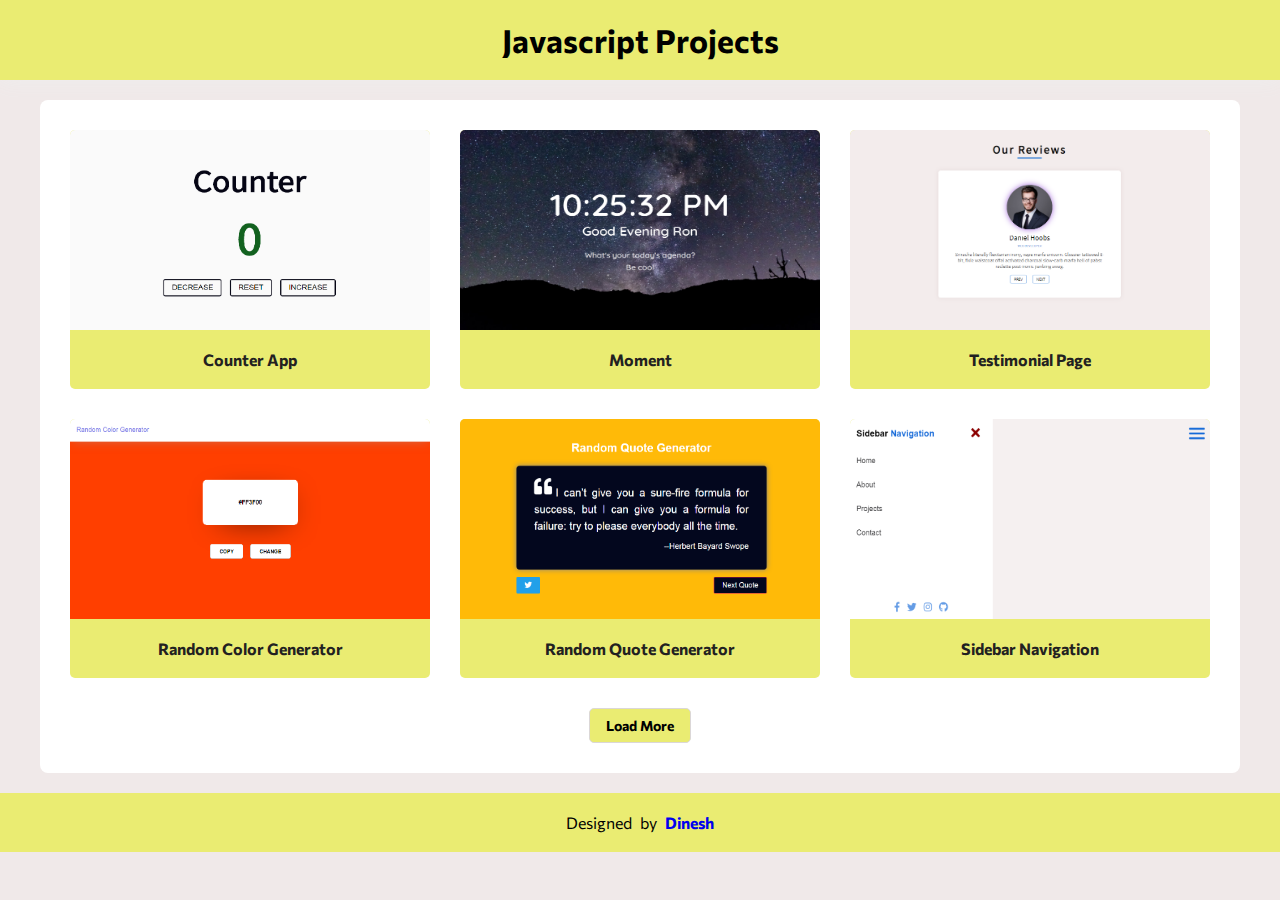
<file: index.html>
<!DOCTYPE html>
<html lang="en">

<head>
    <meta charset="UTF-8">
    <meta name="viewport" content="width=device-width, initial-scale=1.0">
    <title>Javascript Projects</title>
    <link href="https://fonts.googleapis.com/css2?family=Commissioner&display=swap" rel="stylesheet">
    <script src="https://ajax.googleapis.com/ajax/libs/jquery/3.5.1/jquery.min.js"></script>
    <link rel="stylesheet" href="styles.css">
</head>

<body>
    <header>
        <h1>Javascript Projects</h1>
    </header>
    <div class="projects">
        <div class="projects__container">
            <div class="project__item">
                <a href="Counter_App/index.html" target="_blank">
                    <div class="project__image">
                        <img src="imgs/counter.png">
                    </div>
                    <div class="project__name">
                        Counter App
                    </div>
                </a>
            </div>
            <div class="project__item">
                <a href="Moment/index.html" target="_blank">
                    <div class="project__image">
                        <img src="imgs/moment.png">
                    </div>
                    <div class="project__name">
                        Moment
                    </div>
                </a>
            </div>
            <div class="project__item">
                <a href="Testimonial/index.html" target="_blank">
                    <div class="project__image">
                        <img src="imgs/testimonial.png">
                    </div>
                    <div class="project__name">
                        Testimonial Page
                    </div>
                </a>
            </div>
            <div class="project__item">
                <a href="Color_Generator/index.html" target="_blank">
                    <div class="project__image">
                        <img src="imgs/color.png">
                    </div>
                    <div class="project__name">
                        Random Color Generator
                    </div>
                </a>
            </div>
            <div class="project__item">
                <a href="Quotes_Generator/index.html" target="_blank">
                    <div class="project__image">
                        <img src="imgs/quote.png">
                    </div>
                    <div class="project__name">
                        Random Quote Generator
                    </div>
                </a>
            </div>
            <div class="project__item">
                <a href="Sidebar/index.html" target="_blank">
                    <div class="project__image">
                        <img src="imgs/sidebar.png">
                    </div>
                    <div class="project__name">
                        Sidebar Navigation
                    </div>
                </a>
            </div>
            <div class="project__item">
                <a href="Rock-Paper-scissior/index.html" target="_blank">
                    <div class="project__image">
                        <img src="imgs/game.png">
                    </div>
                    <div class="project__name">
                        Rock Paper Scissor Game
                    </div>
                </a>
            </div>
            <div class="project__item">
                <a href="Social-Dashboard/index.html" target="_blank">
                    <div class="project__image">
                        <img src="imgs/social-dashboard.png">
                    </div>
                    <div class="project__name">
                        Social Dashboard (dark theme)
                    </div>
                </a>
            </div>
            <div class="project__item">
                <a href="Digital Clock/index.html" target="_blank">
                    <div class="project__image">
                        <img src="imgs/digital.png">
                    </div>
                    <div class="project__name">
                        Digital Clock
                    </div>
                </a>
            </div>
            <div class="project__item">
                <a href="LiveSearch/index.html" target="_blank">
                    <div class="project__image">
                        <img src="imgs/livesearch.png">
                    </div>
                    <div class="project__name">
                        Live User Filter
                    </div>
                </a>
            </div>
        </div>
        <button class="load">
            Load More
        </button>
    </div>
    <footer>
        Designed by <a href="https://github.com/DineshRout779">Dinesh</a>
    </footer>
    <script src="app.js"></script>
</body>

</html>
</file>
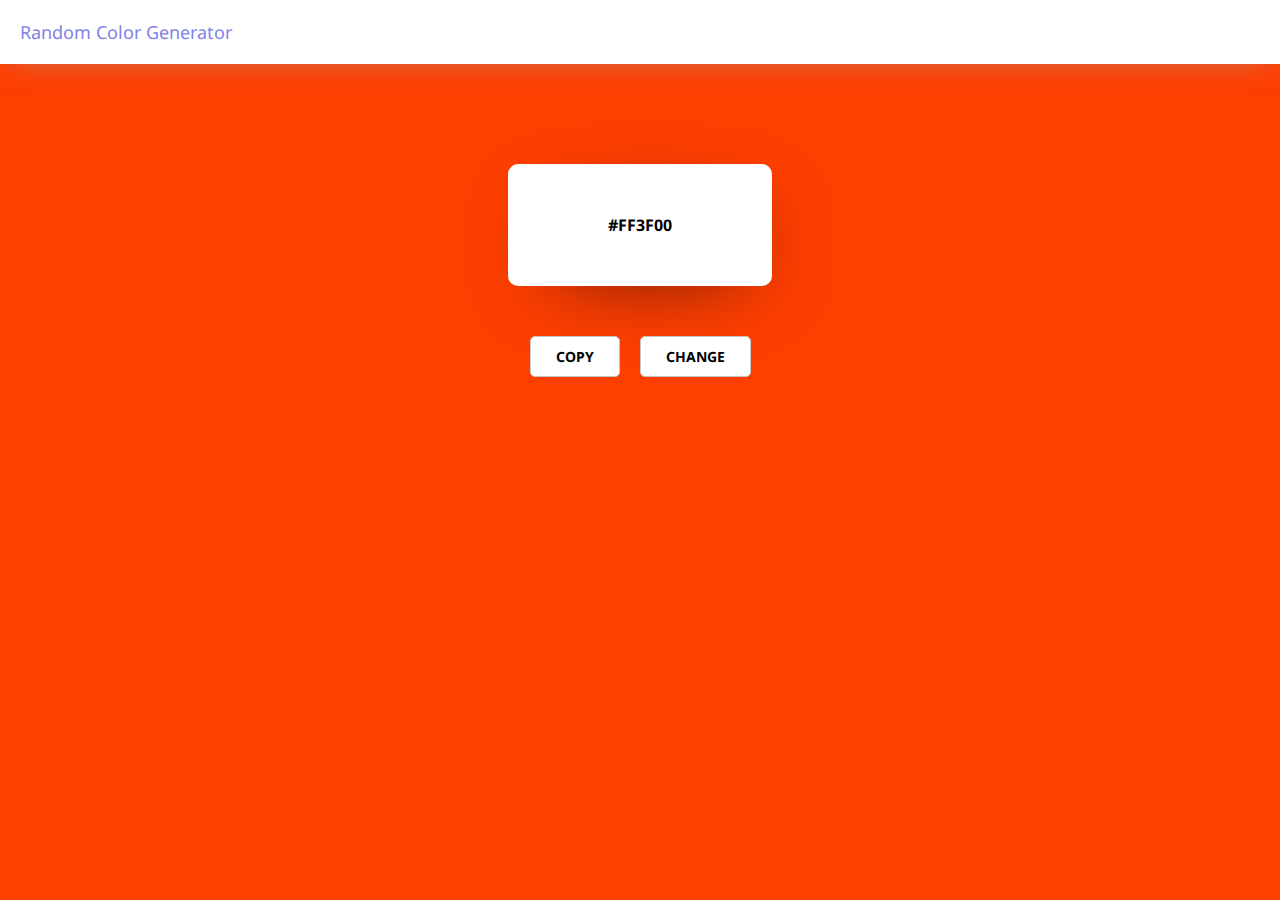
<file: Color_Generator/index.html>
<!DOCTYPE html>
<html lang="en">

<head>
    <meta charset="UTF-8">
    <meta name="viewport" content="width=device-width, initial-scale=1.0">
    <title>Color Generator</title>
    <link href="https://fonts.googleapis.com/css2?family=Noto+Sans&display=swap" rel="stylesheet">
    <link rel="stylesheet" href="styles.css">
</head>

<body>

    <header>
        <span class="title">Random Color Generator</span>
    </header>
    <div class="app">
        <div class="color">
            <div class="hex"></div>
        </div>

        <div class="actions">
            <button class="copy">COPY</button>
            <button class="next">CHANGE</button>
        </div>
    </div>

    <script src="hex.js"></script>
    <script src="script.js"></script>
</body>

</html>
</file>
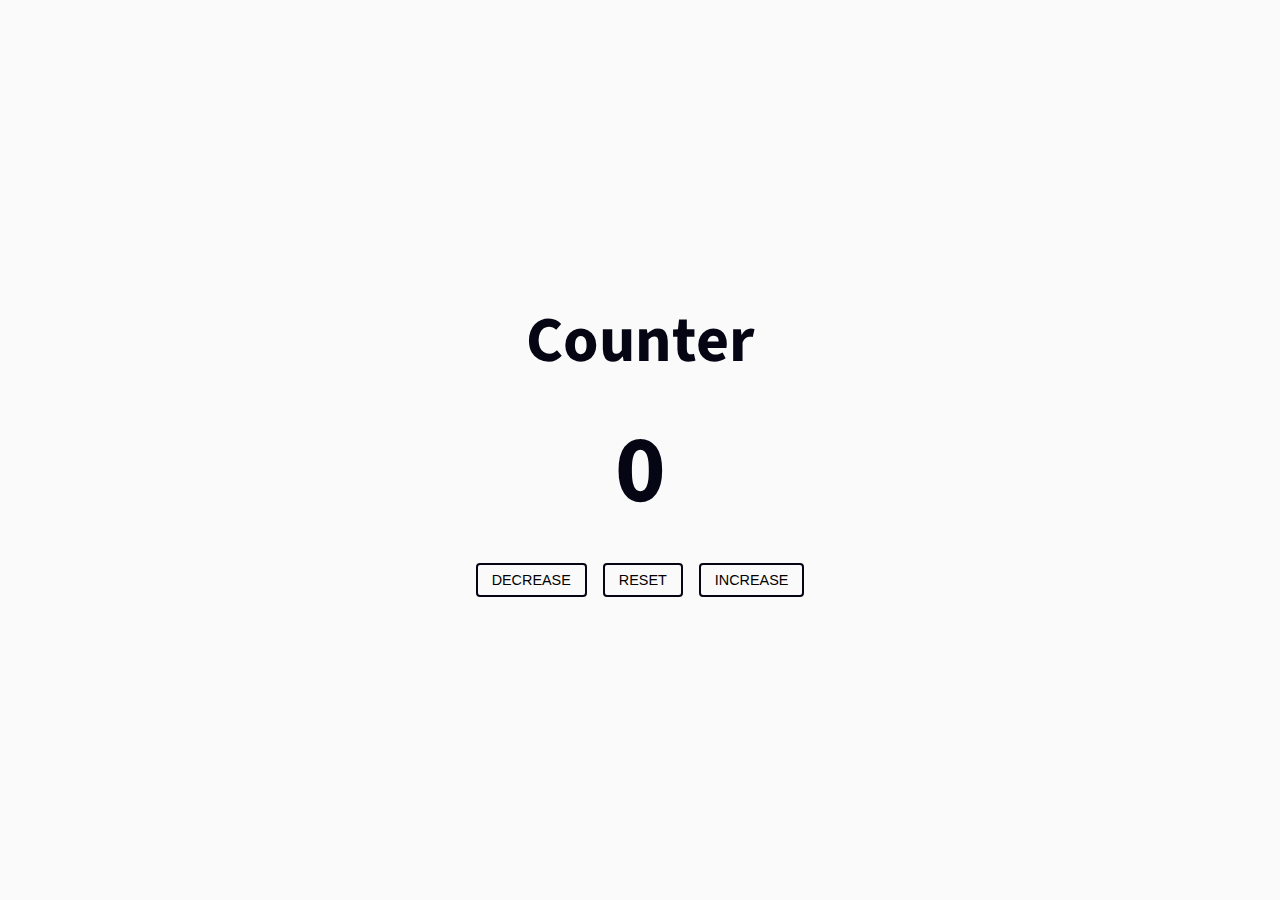
<file: Counter_App/index.html>
<!DOCTYPE html>
<html lang="en">
<head>
    <meta charset="UTF-8">
    <meta name="viewport" content="width=device-width, initial-scale=1.0">
    <title>Counter App</title>
    <link rel="stylesheet" href="styles.css">
</head>
<body>
    <div class="container">
        <h1>Counter</h1>
        <span class="num"></span>
        <div class="btn-container">
            <button class="btn decrease">DECREASE</button>
            <button class="btn reset">RESET</button>
            <button class="btn increase">INCREASE</button>
        </div>
    </div>
    <script src="app.js"></script>
</body>
</html>
</file>
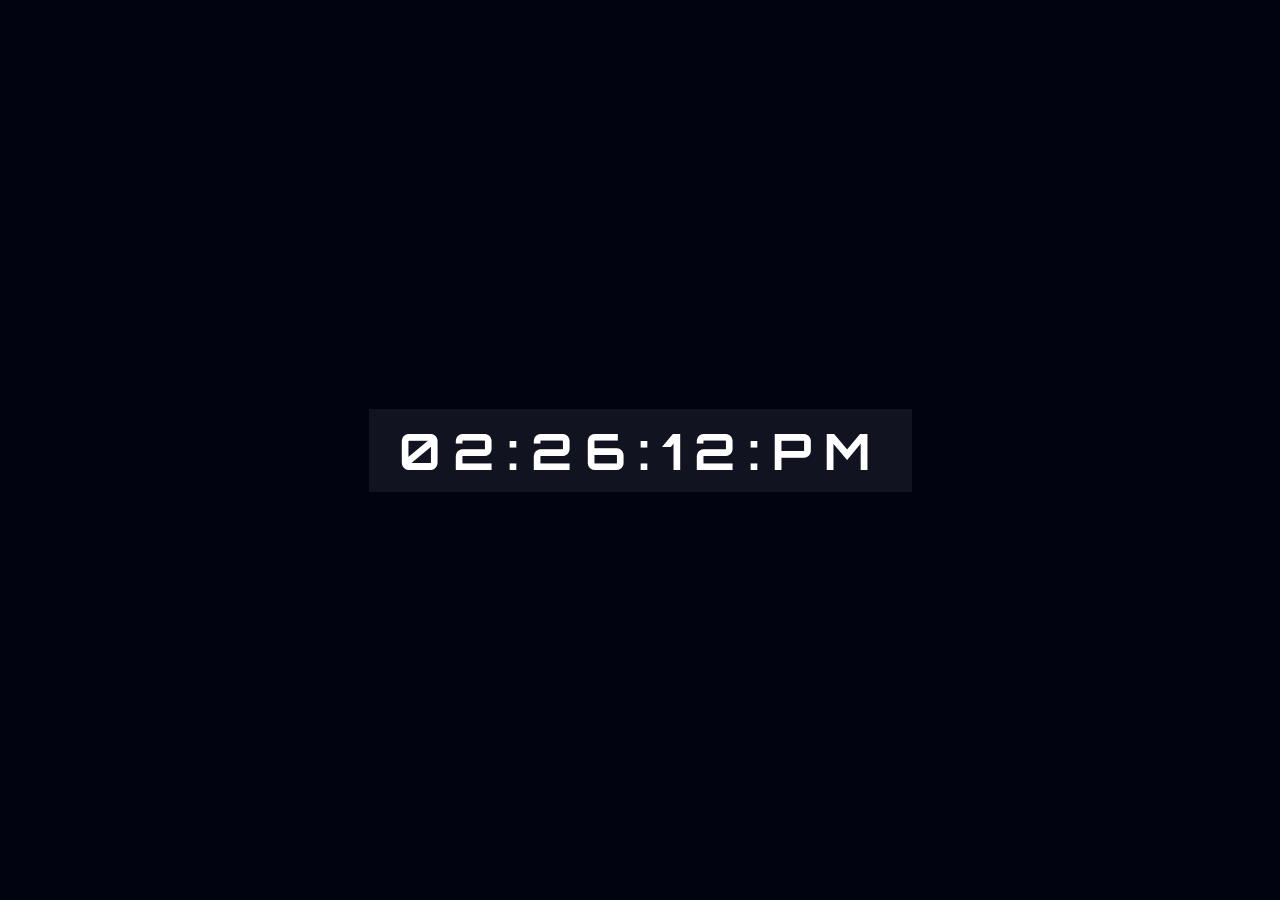
<file: Digital Clock/index.html>
<!DOCTYPE html>
<html lang="en">
<head>
    <meta charset="UTF-8">
    <meta name="viewport" content="width=device-width, initial-scale=1.0">
    <title>Digital Clock</title>
    <link href="https://fonts.googleapis.com/css2?family=Exo+2:wght@400;500&family=Orbitron&display=swap" rel="stylesheet">
    <link rel="stylesheet" href="styles.css">
</head>
<body>
    <div class="clock">
        
    </div>
    <script src="script.js"></script>
</body>
</html>
</file>
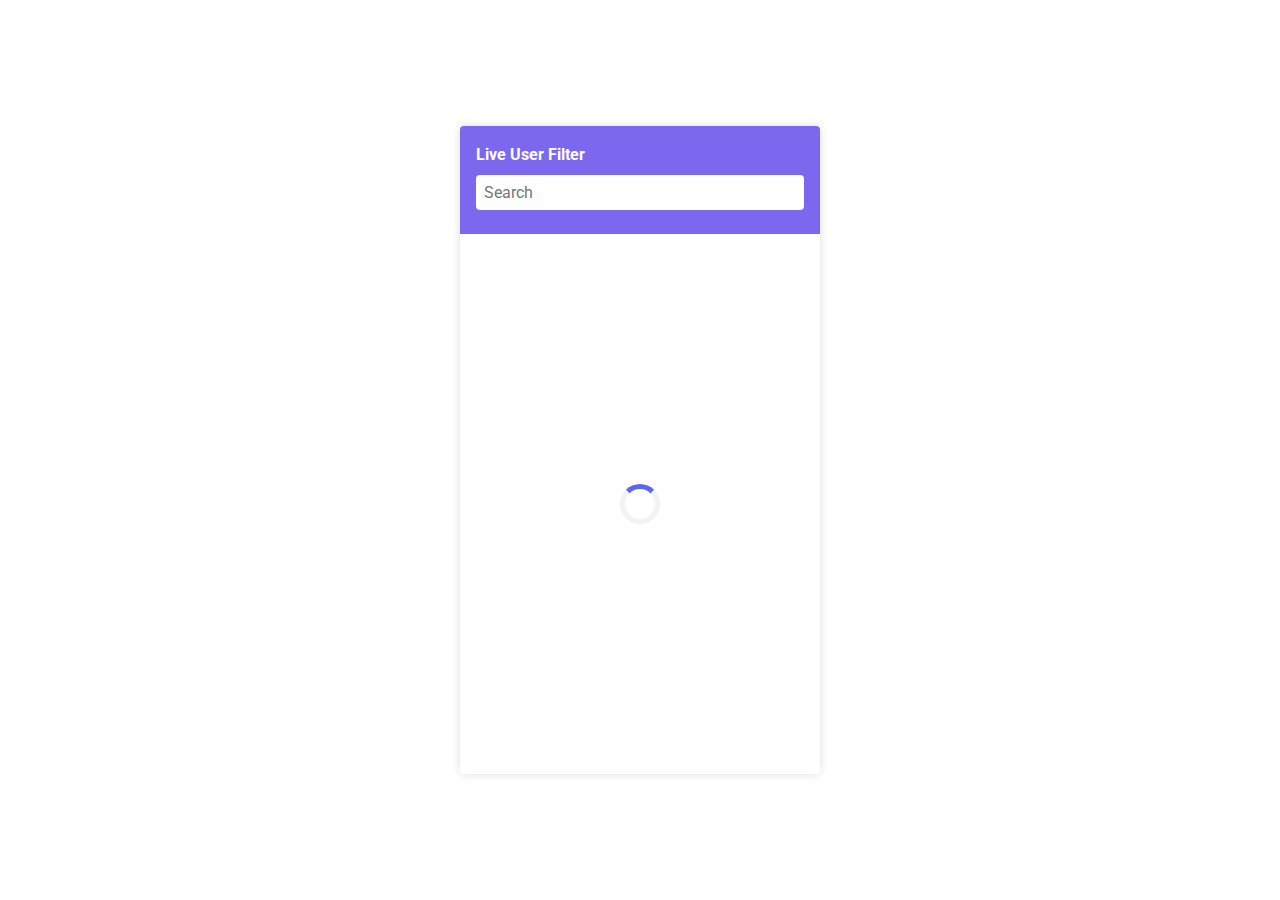
<file: LiveSearch/index.html>
<!DOCTYPE html>
<html lang="en">
  <head>
    <meta charset="UTF-8" />
    <meta http-equiv="X-UA-Compatible" content="IE=edge" />
    <meta name="viewport" content="width=device-width, initial-scale=1.0" />
    <title>Live search</title>
    <link
      href="https://fonts.googleapis.com/css2?family=Roboto:wght@300;400&display=swap"
      rel="stylesheet"
    />
    <link rel="stylesheet" href="./styles.css" />
  </head>
  <body>
    <div class="container">
      <div class="card">
        <header class="header">
          <h4 class="title">Live User Filter</h4>
          <input type="text" id="filter" placeholder="Search" />
        </header>
        <ul id="result" class="user-list">
          <li class="loader-container">
            <div class="loader"></div>
          </li>
        </ul>
      </div>
    </div>
    <script src="./app.js"></script>
  </body>
</html>
</file>
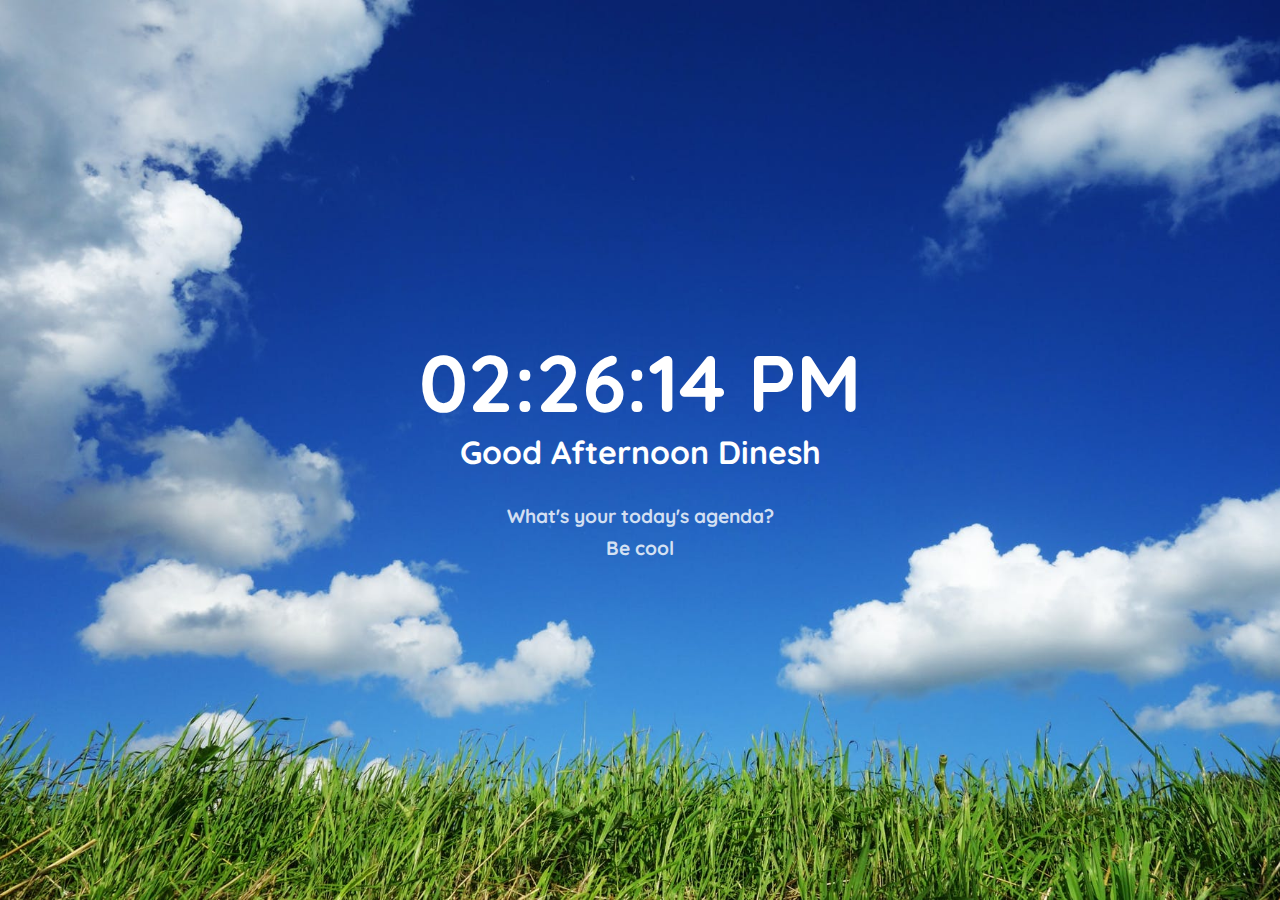
<file: Moment/index.html>
<!DOCTYPE html>
<html lang="en">

<head>
    <meta charset="UTF-8" />
    <meta name="viewport" content="width=device-width, initial-scale=1.0" />
    <link rel="preconnect" href="https://fonts.gstatic.com" />
    <link href="https://fonts.googleapis.com/css2?family=Quicksand:wght@400;600&display=swap" rel="stylesheet" />
    <link rel="stylesheet" href="styles.css" />
    <title>Moment</title>
</head>

<body>
    <div id="time"></div>
    <h1>
        <span id="greeting"></span>
        <span id="name" contenteditable="true">Dinesh</span>
    </h1>
    <h2>What's your today's agenda?</h2>
    <h2 id="agenda" contenteditable="true">Be cool</h2>
    <script src="main.js"></script>
</body>

</html>
</file>
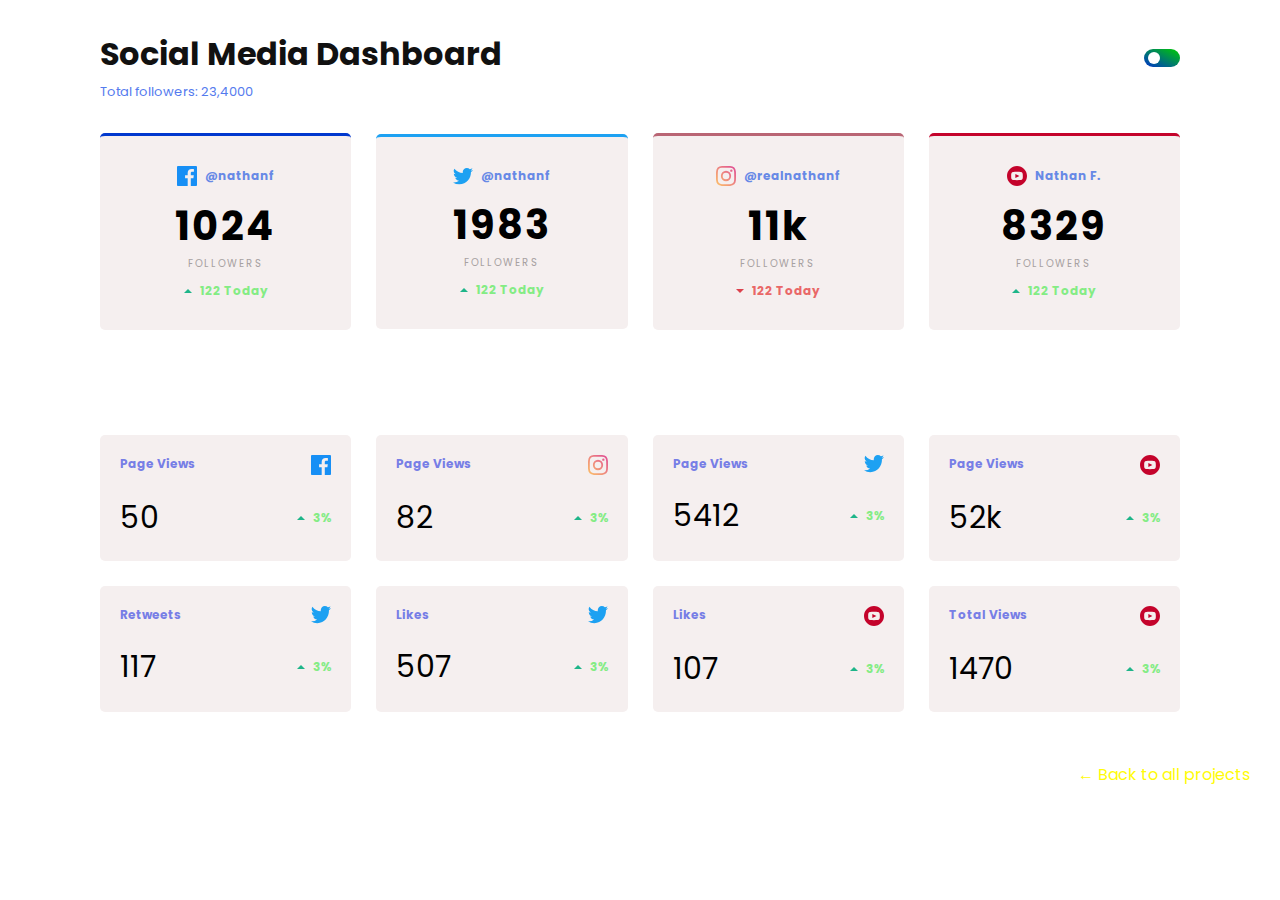
<file: Social-Dashboard/index.html>
<!DOCTYPE html>
<html lang="en">

<head>
    <meta charset="UTF-8">
    <meta name="viewport" content="width=device-width, initial-scale=1.0">
    <title>Social Dashboard</title>
    <link href="https://fonts.googleapis.com/css2?family=Poppins&display=swap" rel="stylesheet">
    <link rel="stylesheet" href="styles.css">
</head>

<body>
    <header>
        <div class="container row">
            <div class="title">
                <h1>Social Media Dashboard</h1>
                <span>Total followers: 23,4000</span>
            </div>
            <div class="theme">
                <label class="switch" id="toggle">
                    <input type="checkbox">
                    <span class="slider"></span>
                </label>
            </div>
        </div>
    </header>
    <div class="social-stats">
        <div class="container row">
            <div class="social-stat-item">
                <div class="social-platform">
                    <img src="images/icon-facebook.svg" alt="">
                    <div class="username">@nathanf</div>
                </div>
                <div class="followers">
                    <span class="num">1024</span>
                    FOLLOWERS
                </div>
                <div class="rate">
                    <img src="images/icon-up.svg" alt="">
                    <div class="rate-num">122 Today</div>
                </div>
            </div>
            <div class="social-stat-item">
                <div class="social-platform">
                    <img src="images/icon-twitter.svg" alt="">
                    <div class="username">@nathanf</div>
                </div>
                <div class="followers">
                    <span class="num">1983</span>
                    FOLLOWERS
                </div>
                <div class="rate">
                    <img src="images/icon-up.svg" alt="">
                    <div class="rate-num">122 Today</div>
                </div>
            </div>
            <div class="social-stat-item">
                <div class="social-platform">
                    <img src="images/icon-instagram.svg" alt="">
                    <div class="username">@realnathanf</div>
                </div>
                <div class="followers">
                    <span class="num">11k</span>
                    FOLLOWERS
                </div>
                <div class="rate">
                    <img src="images/icon-down.svg" alt="">
                    <div class="rate-num down">122 Today</div>
                </div>
            </div>
            <div class="social-stat-item">
                <div class="social-platform">
                    <img src="images/icon-youtube.svg" alt="">
                    <div class="username">Nathan F.</div>
                </div>
                <div class="followers">
                    <span class="num">8329</span>
                    FOLLOWERS
                </div>
                <div class="rate">
                    <img src="images/icon-up.svg" alt="">
                    <div class="rate-num">122 Today</div>
                </div>
            </div>
        </div>
    </div>
    <div class="social-overview">
        <div class="container">
            <h2>Overview - Today</h2>
        </div>
        <div class="container overview-container">
            <div class="item">
                <div class="platform">
                    <div class="stat-type">Page Views</div>
                    <img src="images/icon-facebook.svg" alt="">
                </div>
                <div class="overview">
                    <div class="overview-num">50</div>
                    <div class="overview-rate">
                        <img src="images/icon-up.svg" alt="">
                        <div class="rate-num">3%</div>
                    </div>
                </div>
            </div>
            <div class="item">
                <div class="platform">
                    <div class="stat-type">Page Views</div>
                    <img src="images/icon-instagram.svg" alt="">
                </div>
                <div class="overview">
                    <div class="overview-num">82</div>
                    <div class="overview-rate">
                        <img src="images/icon-up.svg" alt="">
                        <div class="rate-num">3%</div>
                    </div>
                </div>
            </div>
            <div class="item">
                <div class="platform">
                    <div class="stat-type">Page Views</div>
                    <img src="images/icon-twitter.svg" alt="">
                </div>
                <div class="overview">
                    <div class="overview-num">5412</div>
                    <div class="overview-rate">
                        <img src="images/icon-up.svg" alt="">
                        <div class="rate-num">3%</div>
                    </div>
                </div>
            </div>
            <div class="item">
                <div class="platform">
                    <div class="stat-type">Page Views</div>
                    <img src="images/icon-youtube.svg" alt="">
                </div>
                <div class="overview">
                    <div class="overview-num">52k</div>
                    <div class="overview-rate">
                        <img src="images/icon-up.svg" alt="">
                        <div class="rate-num">3%</div>
                    </div>
                </div>
            </div>
            <div class="item">
                <div class="platform">
                    <div class="stat-type">Retweets</div>
                    <img src="images/icon-twitter.svg" alt="">
                </div>
                <div class="overview">
                    <div class="overview-num">117</div>
                    <div class="overview-rate">
                        <img src="images/icon-up.svg" alt="">
                        <div class="rate-num">3%</div>
                    </div>
                </div>
            </div>
            <div class="item">
                <div class="platform">
                    <div class="stat-type">Likes</div>
                    <img src="images/icon-twitter.svg" alt="">
                </div>
                <div class="overview">
                    <div class="overview-num">507</div>
                    <div class="overview-rate">
                        <img src="images/icon-up.svg" alt="">
                        <div class="rate-num">3%</div>
                    </div>
                </div>
            </div>
            <div class="item">
                <div class="platform">
                    <div class="stat-type">Likes</div>
                    <img src="images/icon-youtube.svg" alt="">
                </div>
                <div class="overview">
                    <div class="overview-num">107</div>
                    <div class="overview-rate">
                        <img src="images/icon-up.svg" alt="">
                        <div class="rate-num">3%</div>
                    </div>
                </div>
            </div>
            <div class="item">
                <div class="platform">
                    <div class="stat-type">Total Views</div>
                    <img src="images/icon-youtube.svg" alt="">
                </div>
                <div class="overview">
                    <div class="overview-num">1470</div>
                    <div class="overview-rate">
                        <img src="images/icon-up.svg" alt="">
                        <div class="rate-num">3%</div>
                    </div>
                </div>
            </div>
        </div>
    </div>
    <footer>
        <a href="../index.html">&larr; Back to all projects</a> 
    </footer>
    <script src="script.js"></script>
</body>

</html>
</file>
<file: styles.css>
*{
    margin: 0;
    padding: 0;
    box-sizing: border-box;
    font-family: 'Commissioner', sans-serif;
}

body{
    background-color: rgb(240, 233, 233);
}

a{
    text-decoration: none;
}

header{
    padding: 20px;
    background-color: rgb(234, 236, 114);
    box-shadow: 0 0 20px #eee;
    text-align: center;
}

.projects{
    width: 100%;
    max-width: 1200px;
    margin: 20px auto;
    padding: 30px;
    background-color: #fff;
    border-radius: 8px;
    text-align: center;
}

.projects__container{
    display: grid;
    grid-template-columns: repeat(3,1fr);
    grid-gap: 30px;
}

.project__item{
    background-color: rgb(234, 236, 114);
    border-radius: 5px;
    transition: all 0.3s ease-in-out;
    display: none;
}

.project__item:hover{
    transform: scale(1.015);
    box-shadow: 0 0 20px rgb(194, 193, 193);
}

.project__image{
    height: 200px;
}

.project__image img{
    width: 100%;
    height: 100%;
    border-top-left-radius: 5px;
    border-top-right-radius: 5px;
}

.project__name{
    display: block;
    padding: 20px;
    color: rgb(34, 33, 33);
    text-align: center;
    font-weight: bold;
}

.load{
    background-color: rgb(234, 236, 114);
    color: rgb(0, 0, 0);
    font-size: 14px;
    font-weight: bold;
    padding: 8px 16px;
    border: 1px solid rgb(219, 215, 215);
    border-radius: 5px;
    margin-top: 30px;
    cursor: pointer;
    outline: none;
}

.load:active{
    transform: scale(0.97);
}

.load:hover{
    box-shadow: 0 0 10px rgb(206, 202, 202);
}

footer{
    padding: 20px;
    text-align: center;
    background-color: rgb(234, 236, 114);
    word-spacing: 5px;
}

footer a{
    font-weight: bold;
}

@media (max-width: 800px){
    .projects__container{
        grid-template-columns: 1fr 1fr;
    }
}

@media (max-width: 560px){
    .projects__container{
        grid-template-columns:1fr;
    }

    .project__image{
        height: 220px;
    }
}

@media (max-width: 450px){
    .project__image{
        height: 180px;
    }
}
</file>
<file: Color_Generator/styles.css>
* {
  box-sizing: border-box;
  margin: 0;
  font-family: 'Noto Sans', sans-serif;
}

header {
  padding: 20px;
  background-color: #fff;
  box-shadow: 0 7px 30px -10px rgba(150, 170, 180, 0.5);
}

.title {
  font-size: 18px;
  color: rgb(130, 130, 233);
}

.app {
  display: flex;
  justify-content: center;
  align-items: center;
  flex-direction: column;
  margin: 50px auto;
}

.color {
  padding: 50px 100px;
  background-color: #fff;
  margin: 50px 0;
  display: flex;
  justify-content: center;
  align-items: center;
  flex-direction: column;
  border-radius: 10px;
  -webkit-box-shadow: 10px 19px 83px -40px rgba(0, 0, 0, 1);
  -moz-box-shadow: 10px 19px 83px -40px rgba(0, 0, 0, 1);
  box-shadow: 10px 19px 83px -40px rgba(0, 0, 0, 1);
}

.hex {
  color: #000000;
  border-radius: 5px;
  font-weight: bold;
  -webkit-box-shadow: 10px 19px 83px -63px rgba(0, 0, 0, 1);
  -moz-box-shadow: 10px 19px 83px -63px rgba(0, 0, 0, 1);
  box-shadow: 10px 19px 83px -63px rgba(0, 0, 0, 1);
}

.actions {
  border: 1px soid white;
  display: flex;
  justify-content: space-between;
  align-items: center;
}

button {
  margin: 0 10px;
  padding: 10px 25px;
  border: 1px solid rgb(199, 198, 198);
  border-radius: 5px;
  cursor: pointer;
  outline: none;
  font-size: 14px;
  font-weight: bold;
  color: rgb(0, 0, 0);
  background-color: #fff;
  -webkit-box-shadow: 10px 19px 83px -40px rgba(0, 0, 0, 1);
  -moz-box-shadow: 10px 19px 83px -40px rgba(0, 0, 0, 1);
  box-shadow: 10px 19px 83px -40px rgba(0, 0, 0, 1);
}
</file>
<file: Counter_App/styles.css>
/* fonts */
@import url("https://fonts.googleapis.com/css2?family=Source+Sans+Pro&display=swap");

* {
  margin: 0;
  padding: 0;
  box-sizing: border-box;
}

html {
  --violate: rgb(5, 5, 20);
  --green: rgb(18, 97, 31);
  --transition: background-color, color 0.3s ease-in;
}

body {
  font-size: 10px;
  height: 100vh;
  display: flex;
  justify-content: center;
  align-items: center;
  background-color: #fafafa;
  font-family: "Source Sans Pro", sans-serif;
}

.container {
  padding: 3rem;
  width: 100%;
}

h1 {
  font-size: 4rem;
  color: var(--violate);
  text-align: center;
}

.num{
    color: var(--violate);
}

.btn-container {
  width: 100%;
  max-width: 500px;
  margin: 0 auto;
  display: flex;
  justify-content: center;
  flex-wrap: wrap;
}

span {
  display: block;
  font-size: 6rem;
  text-align: center;
  margin: 1rem auto;
  color: var(--green);
  font-weight: bold;
}

.btn {
  padding: 7px 14px;
  font-size: 0.9rem;
  margin: 8px;
  background-color: transparent;
  border: 2px solid var(--violate);
  border-radius: 4px;
  cursor: pointer;
  transition: var(--transition);
}

.btn:hover {
  color: #fafafa;
  background-color: var(--violate);
}

@media (max-width: 800px) {
  h1 {
    font-size: 3rem;
  }
  span {
    font-size: 4rem;
  }
  .btn {
    font-size: 0.8rem;
  }
  .container {
    padding: 2rem;
  }
}

@media (max-width: 500px) {
  .container {
    padding: 0.5rem;
  }
}
</file>
<file: Digital Clock/styles.css>
body {
  background-color: rgb(1, 3, 17);
  height: 100vh;
  margin: 0;
  display: grid;
  place-items: center;
  font-family: "Orbitron", sans-serif;
}

.clock {
  color: white;
  font-size: 50px;
  font-weight: bold;
  text-transform: uppercase;
  letter-spacing: 12px;
  background-color: rgba(255, 255, 255, 0.068);
  padding: 10px 30px;
}
</file>
<file: LiveSearch/styles.css>
* {
  margin: 0;
  padding: 0;
  box-sizing: border-box;
  list-style: none;
  font-family: 'Roboto', sans-serif;
}

body {
  line-height: 1.6;
}

h3 {
  margin: 0.5em 0;
}

.container {
  min-height: 100vh;
  display: flex;
  justify-content: center;
  align-items: center;
}

.card {
  width: 90%;
  display: flex;
  flex-direction: column;
  /* border: 1px solid #ddd; */
  box-shadow: 0 0 10px 0 #ddd;
  max-width: 360px;
  margin: 0 auto;
  border-radius: 4px;
}

.card header {
  padding: 1em;
  color: #fff;
  background-color: mediumslateblue;
  border-radius: 4px 4px 0 0;
}

input {
  display: block;
  width: 100%;
  font-size: 1em;
  padding: 0.5em;
  margin: 0.5em 0;
  border: none;
  outline: none;
  border-radius: 4px;
}

.user-list {
  height: 60vh;
  overflow-y: scroll;
  position: relative;
}

.user-list::-webkit-scrollbar {
  width: 5px;
}

.user-list::-webkit-scrollbar-track {
  background-color: rgb(219, 214, 214);
}

.user-list::-webkit-scrollbar-thumb {
  /* box-shadow: inset 0 0 6px rgb(37, 49, 221); */
  background-color: rgb(92, 102, 241);
  border-radius: 4px;
}

.user {
  display: flex;
  justify-content: center;
  align-items: center;
  padding: 0.5em 1em;
}

.user img {
  width: 20%;
  height: 50px;
  width: 50px;
  object-fit: cover;
  border-radius: 50%;
}

.user .user-info {
  width: 80%;
  padding: 0.5em 1em;
}

.hide {
  display: none;
}

.loader-container {
  height: 100%;
  display: flex;
  justify-content: center;
  align-items: center;
}

.loader {
  width: 40px;
  height: 40px;
  border: 5px solid #f3f3f3;
  border-top-color: rgb(92, 102, 241);
  border-radius: 50%;
  animation: spin 2s linear infinite;
}
@keyframes spin {
  0% {
    transform: rotate(0deg);
  }
  100% {
    transform: rotate(360deg);
  }
}
</file>
<file: Moment/styles.css>
* {
  margin: 0;
  padding: 0;
  box-sizing: border-box;
}

body {
  font-family: "Quicksand", sans-serif;
  display: flex;
  flex-direction: column;
  justify-content: center;
  align-items: center;
  height: 100vh;
  text-align: center;
  background-repeat: no-repeat;
  background-size: cover;
  background-position: center;
  color: rgb(255, 255, 255);
}

h1 {
  margin-bottom: 2rem;
}

h2 {
  font-size: 1.2rem;
  margin-bottom: 0.5rem;
  opacity: 0.8;
}

#time {
  font-size: 5rem;
  font-weight: bold;
}
</file>
<file: Social-Dashboard/styles.css>
* {
  margin: 0;
  padding: 0;
  box-sizing: border-box;
  font-family: 'Poppins', sans-serif;
}

.switch {
  position: relative;
  display: inline-block;
  width: 36px;
  height: 18px;
}

.switch input {
  opacity: 0;
  width: 0;
  height: 0;
}

.slider {
  position: absolute;
  cursor: pointer;
  top: 0;
  left: 0;
  right: 0;
  bottom: 0;
  background: linear-gradient(to top right, #0033cc 0%, #00cc00 100%);
  border-radius: 34px;
  -webkit-transition: 0.4s;
  transition: 0.4s;
}

.slider:before {
  position: absolute;
  content: "";
  height: 12px;
  width: 12px;
  left: 4px;
  bottom: 3px;
  background-color: white;
  border-radius: 50%;
  -webkit-transition: 0.4s;
  transition: 0.4s;
}

input:checked + .slider:before {
  -webkit-transform: translateX(16px);
  -ms-transform: translateX(16px);
  transform: translateX(16px);
}

body {
  background-color: #fff;
  color: #fff;
}

body.dark-theme{
  background-color: rgb(2, 18, 32);
}

.container {
  width: 90%;
  max-width: 1080px;
  margin: 0 auto;
}

header {
  color: rgb(17, 17, 17);
  background-color: #fff;
  padding: 20px 0 80px 0;
}

header.dark-theme{
  color: #fff;
  background-color: rgb(8, 24, 44);
}

.row {
  display: flex;
  justify-content: space-between;
  align-items: center;
}

h1 {
  margin: 10px 0 0 0;
}

.title span {
  color: #547bee;
  font-size: 13px;
}

.social-stats .row{
  display: grid;
  grid-template-columns: repeat(4,1fr);
  grid-gap: 25px;
}

.social-stat-item {
  background-color: rgb(245, 239, 239);
  padding: 20px;
  border-radius: 5px;
  border-top-width: 3px;
  border-top-style: solid;
  width: 100%;
}

.social-stat-item.dark-theme{
  background-color: rgb(34, 42, 70);
}

.social-stat-item:nth-child(1) {
  border-top-color: rgb(1, 56, 206);
}

.social-stat-item:nth-child(2) {
  border-top-color: #1da1f2;
}

.social-stat-item:nth-child(3) {
  border-top-color: #b96574;
}

.social-stat-item:nth-child(4) {
  border-top-color: #c4032b;
}

.rate {
  display: flex;
  justify-content: center;
  align-items: center;
}

.social-platform,
.followers,
.rate {
  margin: 10px 0;
}

.social-stats {
  position: relative;
  top: -50px;
}

.followers span {
  display: block;
  color: rgb(0, 0, 0);
  font-size: 40px;
  font-weight: bold;
}

.followers span.dark-theme{
  color: #fff;
}

.followers {
  font-size: 10px;
  text-align: center;
  color: rgb(167, 161, 161);
  letter-spacing: 2px;
}

.social-platform {
  display: flex;
  justify-content: center;
  align-items: center;
  color: #6789e6;
  font-size: 12px;
}

.rate-num,
.username {
  margin-left: 8px;
  font-weight: bold;
}

.rate-num{
  color: rgb(132, 236, 132);
  font-size: 12px;
  
}

.rate-num.down{
  color: rgb(233, 103, 103);
}

.container h2{
  color: #fff;
  margin-bottom: 20px;
}

.overview-container{
  display: grid;
  grid-gap: 25px;
  grid-template-columns: repeat(4,1fr);
  margin-bottom: 50px;
}

.item{
  padding: 0 20px;
  background-color: rgb(245, 239, 239);
  border-radius: 5px;
  width: 100%;
  color: #000;
}

.social-stat-item:hover{
  background-color: rgb(228, 222, 222);
}

.social-stat-item.dark-theme:hover{
  background-color: rgb(3, 16, 54);
}

.item.dark-theme{
  color: #fff;
  background-color: rgb(34, 42, 70);
}

.item:hover{
  background-color: rgb(228, 222, 222);
}

.item.dark-theme:hover{
  background-color: rgb(3, 16, 54);
}

.platform, .overview{
  display: flex;
  justify-content: space-between;
  margin: 20px 0;
}

.stat-type{
  color: rgb(119, 126, 230);
  font-size: 12px;
  font-weight: bold;
}

.overview-num{
  /* color: #fff; */
  font-size: 30px;
}

.overview-rate{
  display: flex;
  align-items: center;
}

footer{
  text-align: right;
  margin: 10px 30px;
  animation: shake 1s linear infinite;
}

@keyframes shake{
  0%{
    transform: translateX(0);
  }
  50%{
    transform: translateX(-5px);
  }
  100%{
    transform: translateX(0);
  }
}

footer a{
  text-decoration: none;
  color: #fffb09;
}

@media (max-width: 700px){
  h1{
    font-size: 25px;
  }
  .social-stats .row{
    grid-template-columns: repeat(2,1fr);
  }
  .overview-container{
    grid-template-columns: repeat(2,1fr);
  }
}

@media (max-width: 400px){
  h1{
    font-size: 20px;
  }
  .social-stats .row{
    grid-template-columns: 1fr;
  }
  .overview-container{
    grid-template-columns: 1fr;
  }
}
</file>
